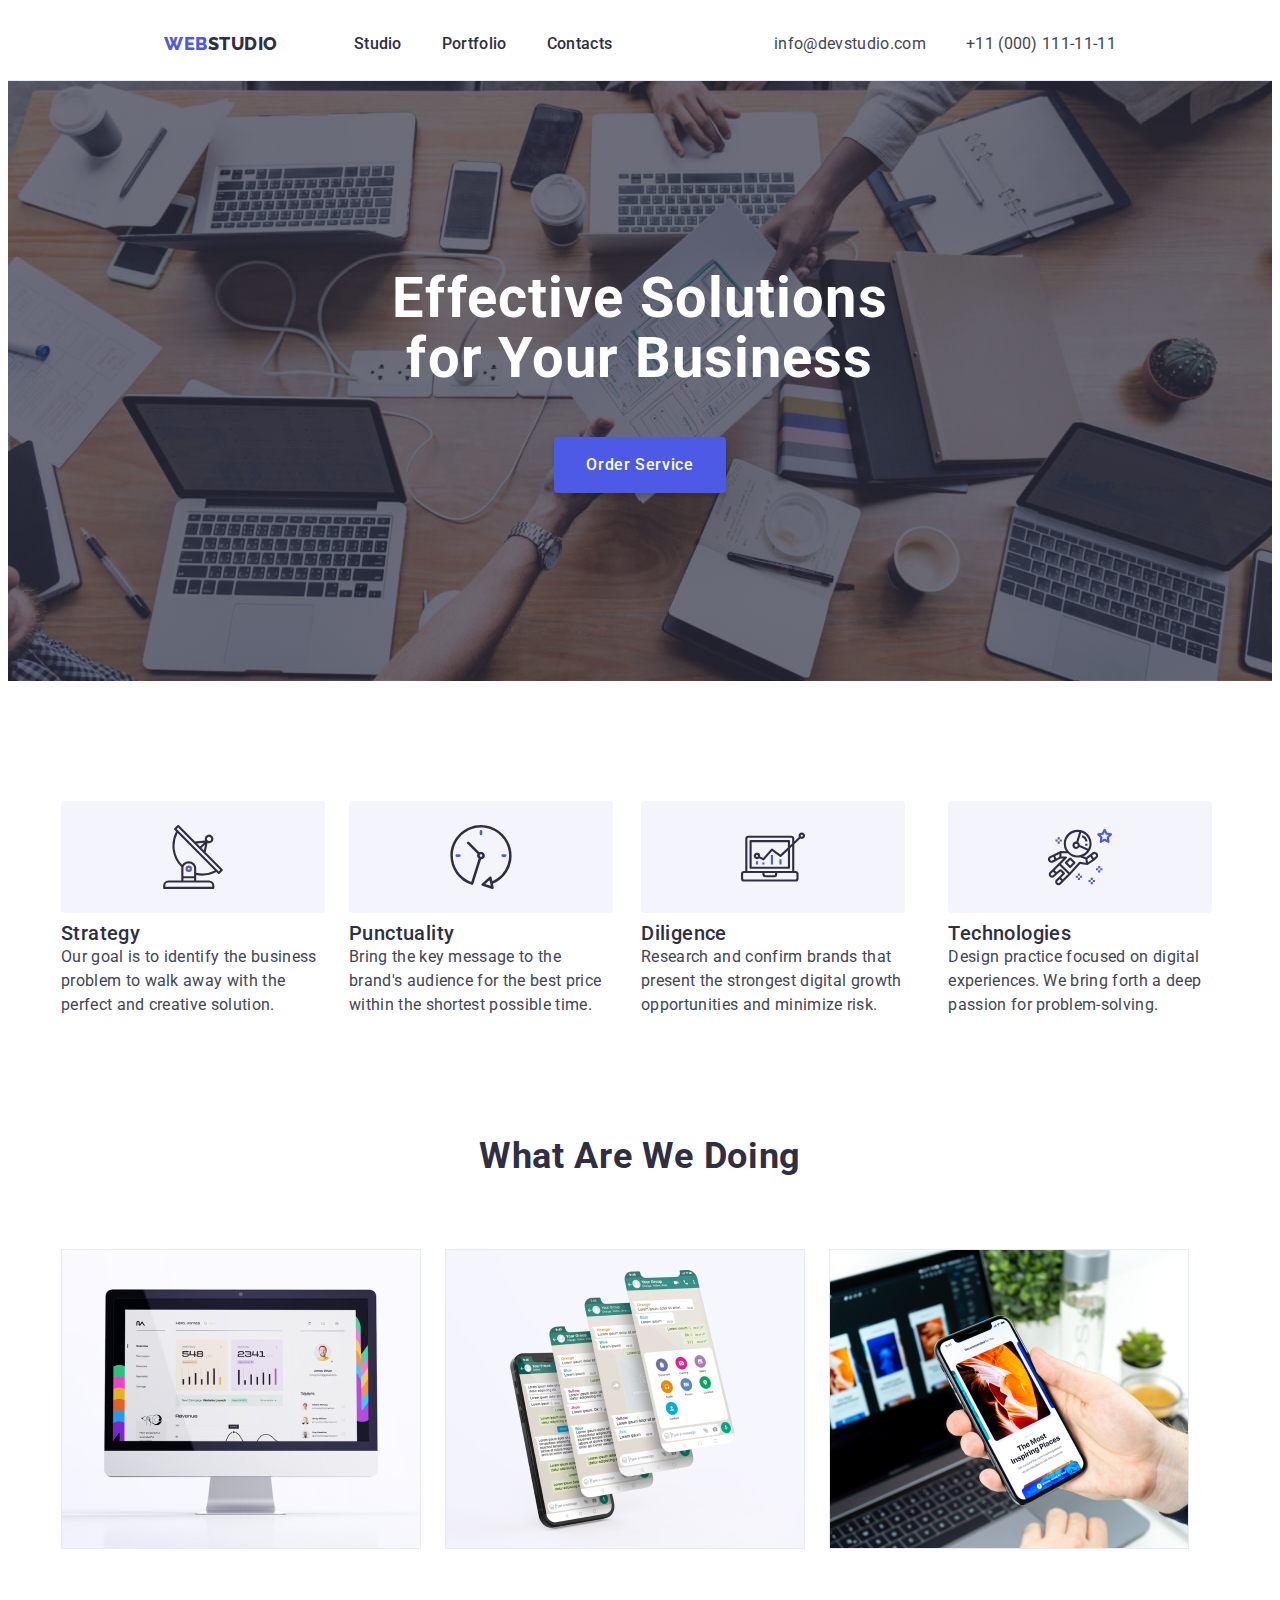
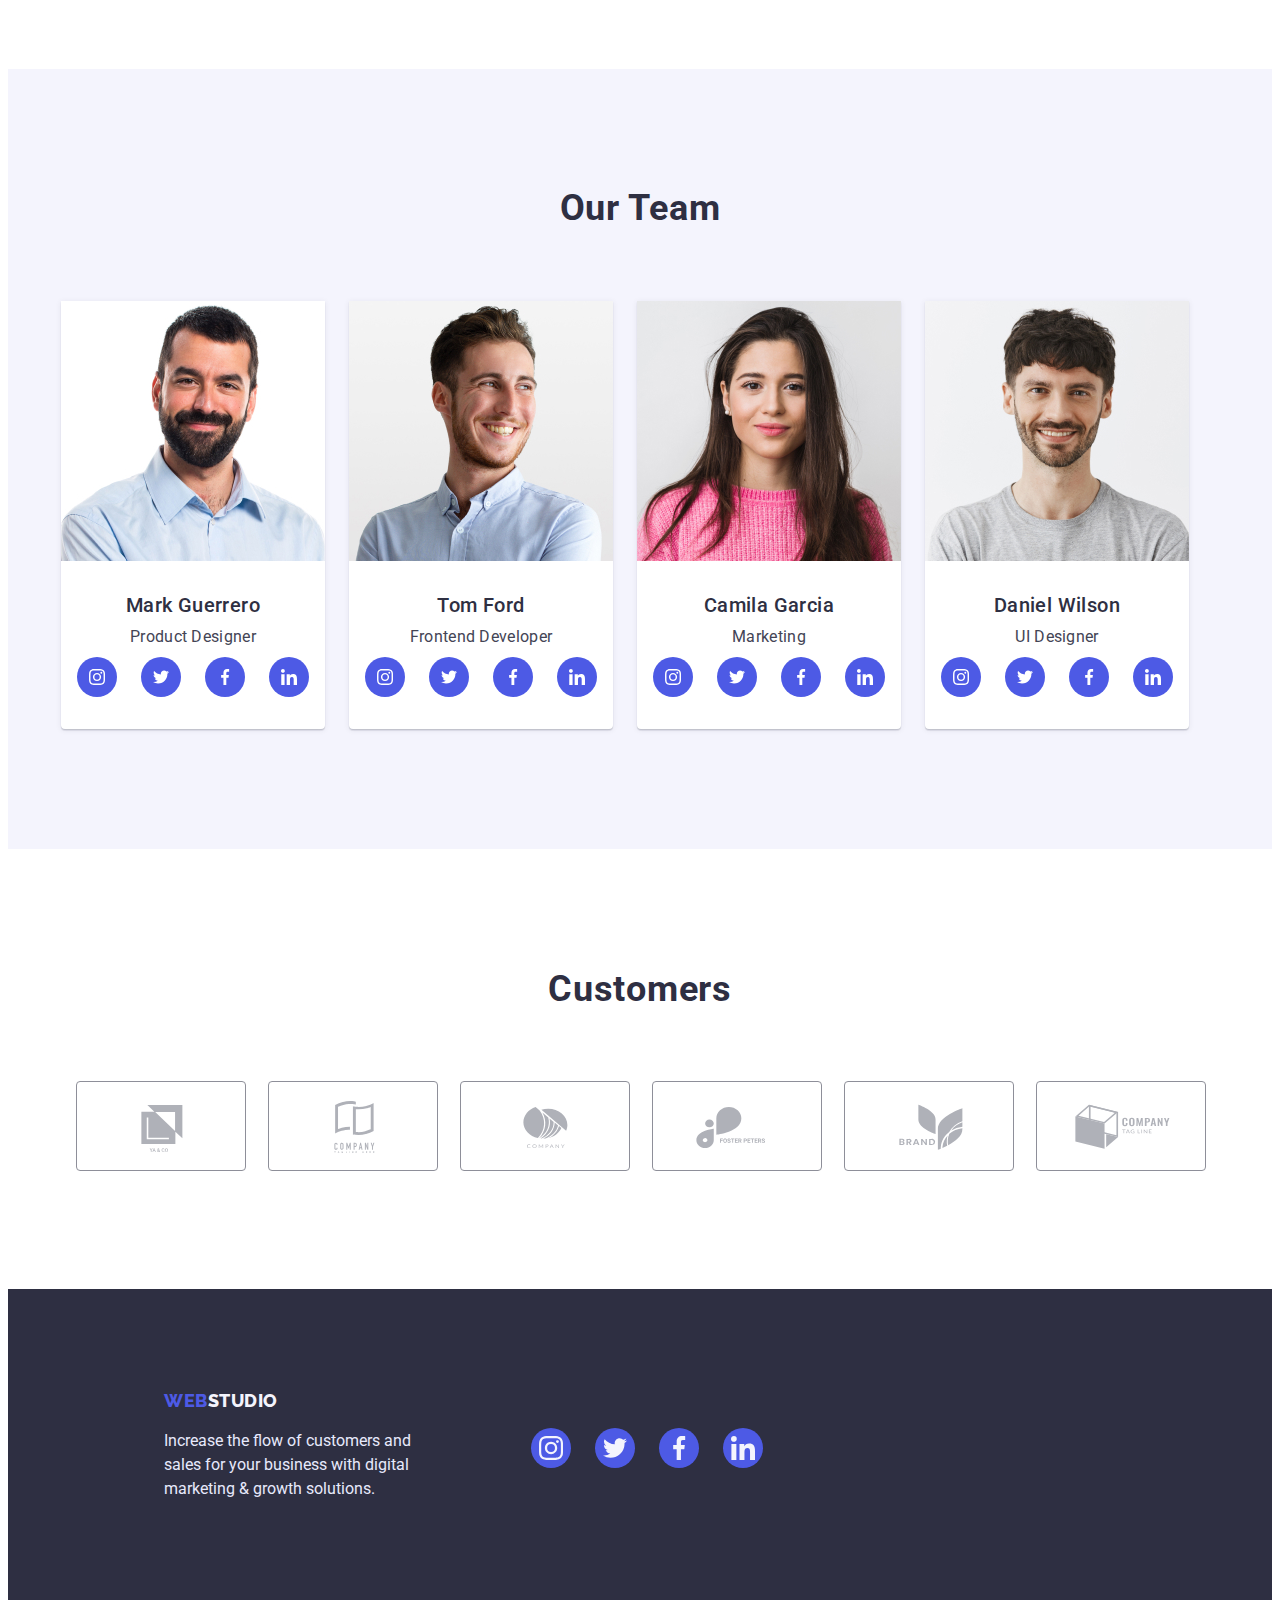
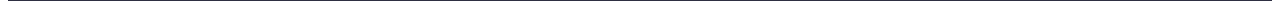
<file: index.html>
<!DOCTYPE html>
<html lang="en">
  <head>
    <meta charset="UTF-8" />
    <meta http-equiv="X-UA-Compatible" content="IE=edge" />
    <meta name="viewport" content="width=device-width, initial-scale=1.0" />
    <title>WebStudio</title>
    <link rel="preconnect" href="https://fonts.googleapis.com" />
    <link rel="preconnect" href="https://fonts.gstatic.com" crossorigin />
    <link
      href="https://fonts.googleapis.com/css2?family=Raleway:wght@800&family=Roboto:wght@400;500;700&display=swap"
      rel="stylesheet"
    />
    <link
      rel="stylesheet"
      href="https://cdnjs.cloudflare.com/ajax/libs/modern-normalize/1.1.0/modern-normalize.min.css"
      integrity="sha512-wpPYUAdjBVSE4KJnH1VR1HeZfpl1ub8YT/NKx4PuQ5NmX2tKuGu6U/JRp5y+Y8XG2tV+wKQpNHVUX03MfMFn9Q=="
      crossorigin="anonymous"
      referrerpolicy="no-referrer"
    />
    <link href="https://unpkg.com/aos@2.3.1/dist/aos.css" rel="stylesheet" />
    <link rel="stylesheet" href="./css/styles.css" />
  </head>
  <body>
    <!-- HEADER -->
    <header class="header">
      <div class="header-container">
        <nav class="header-navigation">
          <a href="./index.html" class="header-logo link"
            >Web<span class="text-logo link">Studio</span></a
          >

          <ul class="header-list list">
            <li class="header-item">
              <a class="header-link link" href="./index.html">Studio</a>
            </li>
            <li class="header-item">
              <a class="header-link link" href="./portfolio.html">Portfolio</a>
            </li>
            <li class="header-item">
              <a class="header-link link" href="">Contacts</a>
            </li>
          </ul>
        </nav>
        <address class="address">
          <ul class="header-address list">
            <li class="address-list">
              <a class="address-link link" href="mailto:info@devstudio.com"
                >info@devstudio.com</a
              >
            </li>
            <li class="address-list">
              <a class="address-link link" href="tel:+110001111111"
                >+11 (000) 111-11-11</a
              >
            </li>
          </ul>
        </address>
      </div>
    </header>

    <main>
      <!-- Section 1 -->
      <section class="section-hero">
        <h1 class="hero-title">Effective Solutions <br />for Your Business</h1>
        <div class="hero-container">
          <button class="hero-btn" type="button" data-modal-open>
            Order Service
          </button>
          <div class="backdrop is-hidden" data-modal>
            <div class="modal">
              <div class="close-btn-container">
                <button class="close-btn" type="button" data-modal-close>
                  <svg class="close-icon" width="8" height="8">
                    <use href="./images/icons.svg#icon-vector"></use>
                  </svg>
                </button>
              </div>
            </div>
          </div>
        </div>
      </section>

      <!-- Section 2 -->
      <section class="description section">
        <div class="desc-container container">
          <h2 hidden class="features">features</h2>
          <ul class="desc-item list">
            <div class="desc-photo">
              <div class="desc-photo-container">
                <svg class="desc-svg" width="64" height="64">
                  <use href="./images/icons.svg#icon-antenna-1"></use>
                </svg>
              </div>

              <li class="description-list">
                <h3 class="description-titel">Strategy</h3>
                <p class="description-text">
                  Our goal is to identify the business problem to walk away with
                  the perfect and creative solution.
                </p>
              </li>
            </div>
            <div class="desc-photo">
              <div class="desc-photo-container">
                <svg class="desc-svg" width="64" height="64">
                  <use href="./images/icons.svg#icon-clock-1"></use>
                </svg>
              </div>
              <li class="description-list">
                <h3 class="description-titel">Punctuality</h3>
                <p class="description-text">
                  Bring the key message to the brand's audience for the best
                  price within the shortest possible time.
                </p>
              </li>
            </div>
            <div class="desc-photo">
              <div class="desc-photo-container">
                <svg class="desc-svg" width="64" height="64">
                  <use href="./images/icons.svg#icon-diagram-1"></use>
                </svg>
              </div>
              <li class="description-list">
                <h3 class="description-titel">Diligence</h3>
                <p class="description-text">
                  Research and confirm brands that present the strongest digital
                  growth opportunities and minimize risk.
                </p>
              </li>
            </div>
            <div class="desc-photo">
              <div class="desc-photo-container">
                <svg class="desc-svg" width="64" height="64">
                  <use href="./images/icons.svg#icon-astronaut-1"></use>
                </svg>
              </div>
              <li class="description-list">
                <h3 class="description-titel">Technologies</h3>
                <p class="description-text">
                  Design practice focused on digital experiences. We bring forth
                  a deep passion for problem-solving.
                </p>
              </li>
            </div>
          </ul>
        </div>
      </section>

      <!-- Section 3 -->
      <section class="photo">
        <div class="container">
          <h2 class="photo-titel">What Are We Doing</h2>
          <ul class="photo-list list">
            <li>
              <img src="./images/doing.jpg" alt="computer" width="360" />
            </li>
            <li>
              <img src="./images/doing2.jpg" alt="phone" width="360" />
            </li>
            <li>
              <img
                src="./images/doing3.jpg"
                alt="phone and computer"
                width="360"
              />
            </li>
          </ul>
        </div>
      </section>

      <!-- Section 4 -->
      <section class="team section">
        <div class="container">
          <h2 class="team-titel">Our Team</h2>
          <ul class="team-item list">
            <li class="team-list">
              <img
                class="team-img"
                src="./images/img.jpg"
                alt="Mark Guerrero"
                width="264"
              />
              <h3 class="team-name">Mark Guerrero</h3>
              <p class="team-text">Product Designer</p>
              <ul class="team-soc-list list">
                <li class="team-soc-item">
                  <a href="" class="team-soc-link link">
                    <svg class="team-soc-icon" width="16" height="16">
                      <use href="./images/icons.svg#icon-instagram-1"></use>
                    </svg>
                  </a>
                </li>
                <li class="team-soc-item">
                  <a href="" class="team-soc-link link">
                    <svg class="team-soc-icon" width="16" height="16">
                      <use href="./images/icons.svg#icon-twitter-1"></use>
                    </svg>
                  </a>
                </li>
                <li class="team-soc-item">
                  <a href="" class="team-soc-link link">
                    <svg class="team-soc-icon" width="16" height="16">
                      <use href="./images/icons.svg#icon-facebook-1"></use>
                    </svg>
                  </a>
                </li>
                <li class="team-soc-item">
                  <a href="" class="team-soc-link link">
                    <svg class="team-soc-icon" width="16" height="16">
                      <use href="./images/icons.svg#icon-linkedin-1"></use>
                    </svg>
                  </a>
                </li>
              </ul>
            </li>
            <li class="team-list">
              <img
                class="team-img"
                src="./images/img1.jpg"
                alt="Tom Ford"
                width="264"
              />
              <h3 class="team-name">Tom Ford</h3>
              <p class="team-text">Frontend Developer</p>
              <ul class="team-soc-list list">
                <li class="team-soc-item">
                  <a href="" class="team-soc-link link">
                    <svg class="team-soc-icon" width="16" height="16">
                      <use href="./images/icons.svg#icon-instagram-1"></use>
                    </svg>
                  </a>
                </li>
                <li class="team-soc-item">
                  <a href="" class="team-soc-link link">
                    <svg class="team-soc-icon" width="16" height="16">
                      <use href="./images/icons.svg#icon-twitter-1"></use>
                    </svg>
                  </a>
                </li>
                <li class="team-soc-item">
                  <a href="" class="team-soc-link link">
                    <svg class="team-soc-icon" width="16" height="16">
                      <use href="./images/icons.svg#icon-facebook-1"></use>
                    </svg>
                  </a>
                </li>
                <li class="team-soc-item">
                  <a href="" class="team-soc-link link">
                    <svg class="team-soc-icon" width="16" height="16">
                      <use href="./images/icons.svg#icon-linkedin-1"></use>
                    </svg>
                  </a>
                </li>
              </ul>
            </li>
            <li class="team-list">
              <img
                class="team-img"
                src="./images/img2.jpg"
                alt="Camila Garcia"
                width="264"
              />
              <h3 class="team-name">Camila Garcia</h3>
              <p class="team-text">Marketing</p>
              <ul class="team-soc-list list">
                <li class="team-soc-item">
                  <a href="" class="team-soc-link link">
                    <svg class="team-soc-icon" width="16" height="16">
                      <use href="./images/icons.svg#icon-instagram-1"></use>
                    </svg>
                  </a>
                </li>
                <li class="team-soc-item">
                  <a href="" class="team-soc-link link">
                    <svg class="team-soc-icon" width="16" height="16">
                      <use href="./images/icons.svg#icon-twitter-1"></use>
                    </svg>
                  </a>
                </li>
                <li class="team-soc-item">
                  <a href="" class="team-soc-link link">
                    <svg class="team-soc-icon" width="16" height="16">
                      <use href="./images/icons.svg#icon-facebook-1"></use>
                    </svg>
                  </a>
                </li>
                <li class="team-soc-item">
                  <a href="" class="team-soc-link link">
                    <svg class="team-soc-icon" width="16" height="16">
                      <use href="./images/icons.svg#icon-linkedin-1"></use>
                    </svg>
                  </a>
                </li>
              </ul>
            </li>
            <li class="team-list">
              <img
                class="team-img"
                src="./images/img3.jpg"
                alt="Daniel Wilson"
                width="264"
              />
              <h3 class="team-name">Daniel Wilson</h3>
              <p class="team-text">UI Designer</p>
              <ul class="team-soc-list list">
                <li class="team-soc-item">
                  <a href="" class="team-soc-link link">
                    <svg class="team-soc-icon" width="16" height="16">
                      <use href="./images/icons.svg#icon-instagram-1"></use>
                    </svg>
                  </a>
                </li>
                <li class="team-soc-item">
                  <a href="" class="team-soc-link link">
                    <svg class="team-soc-icon" width="16" height="16">
                      <use href="./images/icons.svg#icon-twitter-1"></use>
                    </svg>
                  </a>
                </li>
                <li class="team-soc-item">
                  <a href="" class="team-soc-link link">
                    <svg class="team-soc-icon" width="16" height="16">
                      <use href="./images/icons.svg#icon-facebook-1"></use>
                    </svg>
                  </a>
                </li>
                <li class="team-soc-item">
                  <a href="" class="team-soc-link link">
                    <svg class="team-soc-icon" width="16" height="16">
                      <use href="./images/icons.svg#icon-linkedin-1"></use>
                    </svg>
                  </a>
                </li>
              </ul>
            </li>
          </ul>
        </div>
      </section>
      <!-- Section 5 -->
      <section class="cust">
        <h2 class="cust-titel">Customers</h2>
        <div class="container">
          <ul class="cust-list list">
            <li class="cust-item">
              <a href="" class="cust-link link">
                <svg class="cust-icon" width="168" height="88">
                  <use href="./images/icons.svg#icon-logo1"></use>
                </svg>
              </a>
            </li>
            <li class="cust-item">
              <a href="" class="cust-link link">
                <svg class="cust-icon" width="168" height="88">
                  <use href="./images/icons.svg#icon-logo2"></use>
                </svg>
              </a>
            </li>
            <li class="cust-item">
              <a href="" class="cust-link link">
                <svg class="cust-icon" width="168" height="88">
                  <use href="./images/icons.svg#icon-logo3"></use>
                </svg>
              </a>
            </li>
            <li class="cust-item">
              <a href="" class="cust-link link">
                <svg class="cust-icon" width="168" height="88">
                  <use href="./images/icons.svg#icon-logo4"></use>
                </svg>
              </a>
            </li>
            <li class="cust-item">
              <a href="" class="cust-link link">
                <svg class="cust-icon" width="168" height="88">
                  <use href="./images/icons.svg#icon-logo5"></use>
                </svg>
              </a>
            </li>
            <li class="cust-item">
              <a href="" class="cust-link link">
                <svg class="cust-icon" width="168" height="88">
                  <use href="./images/icons.svg#icon-logo6"></use>
                </svg>
              </a>
            </li>
          </ul>
        </div>
      </section>
    </main>

    <!-- Webstudio -->
    <footer class="footer">
      <div class="footer-container">
        <a href="./index.html" class="footer-logo link"
          >Web<span class="footer-text link">Studio</span></a
        >
        <div class="footer-p-soc">
          <p class="footer-p">
            Increase the flow of customers and <br />
            sales for your business with digital <br />
            marketing & growth solutions.
          </p>
          <div class="footer-soc-container">
            <ul class="footer-soc-list list">
              <li class="footer-soc-item">
                <a href="" class="footer-soc-link link">
                  <svg class="footer-soc-icon" width="24" height="24">
                    <use href="./images/icons.svg#icon-instagram-1"></use>
                  </svg>
                </a>
              </li>
              <li class="footer-soc-item">
                <a href="" class="footer-soc-link link">
                  <svg class="footer-soc-icon" width="24" height="24">
                    <use href="./images/icons.svg#icon-twitter-1"></use>
                  </svg>
                </a>
              </li>
              <li class="footer-soc-item">
                <a href="" class="footer-soc-link link">
                  <svg class="footer-soc-icon" width="24" height="24">
                    <use href="./images/icons.svg#icon-facebook-1"></use>
                  </svg>
                </a>
              </li>
              <li class="footer-soc-item">
                <a href="" class="footer-soc-link link">
                  <svg class="footer-soc-icon" width="24" height="24">
                    <use href="./images/icons.svg#icon-linkedin-1"></use>
                  </svg>
                </a>
              </li>
            </ul>
          </div>
        </div>
      </div>
    </footer>
    <script src="./js/modal.js"></script>

    <script src="https://unpkg.com/aos@2.3.1/dist/aos.js"></script>
    <script>
      AOS.init();
    </script>
  </body>
</html>
</file>
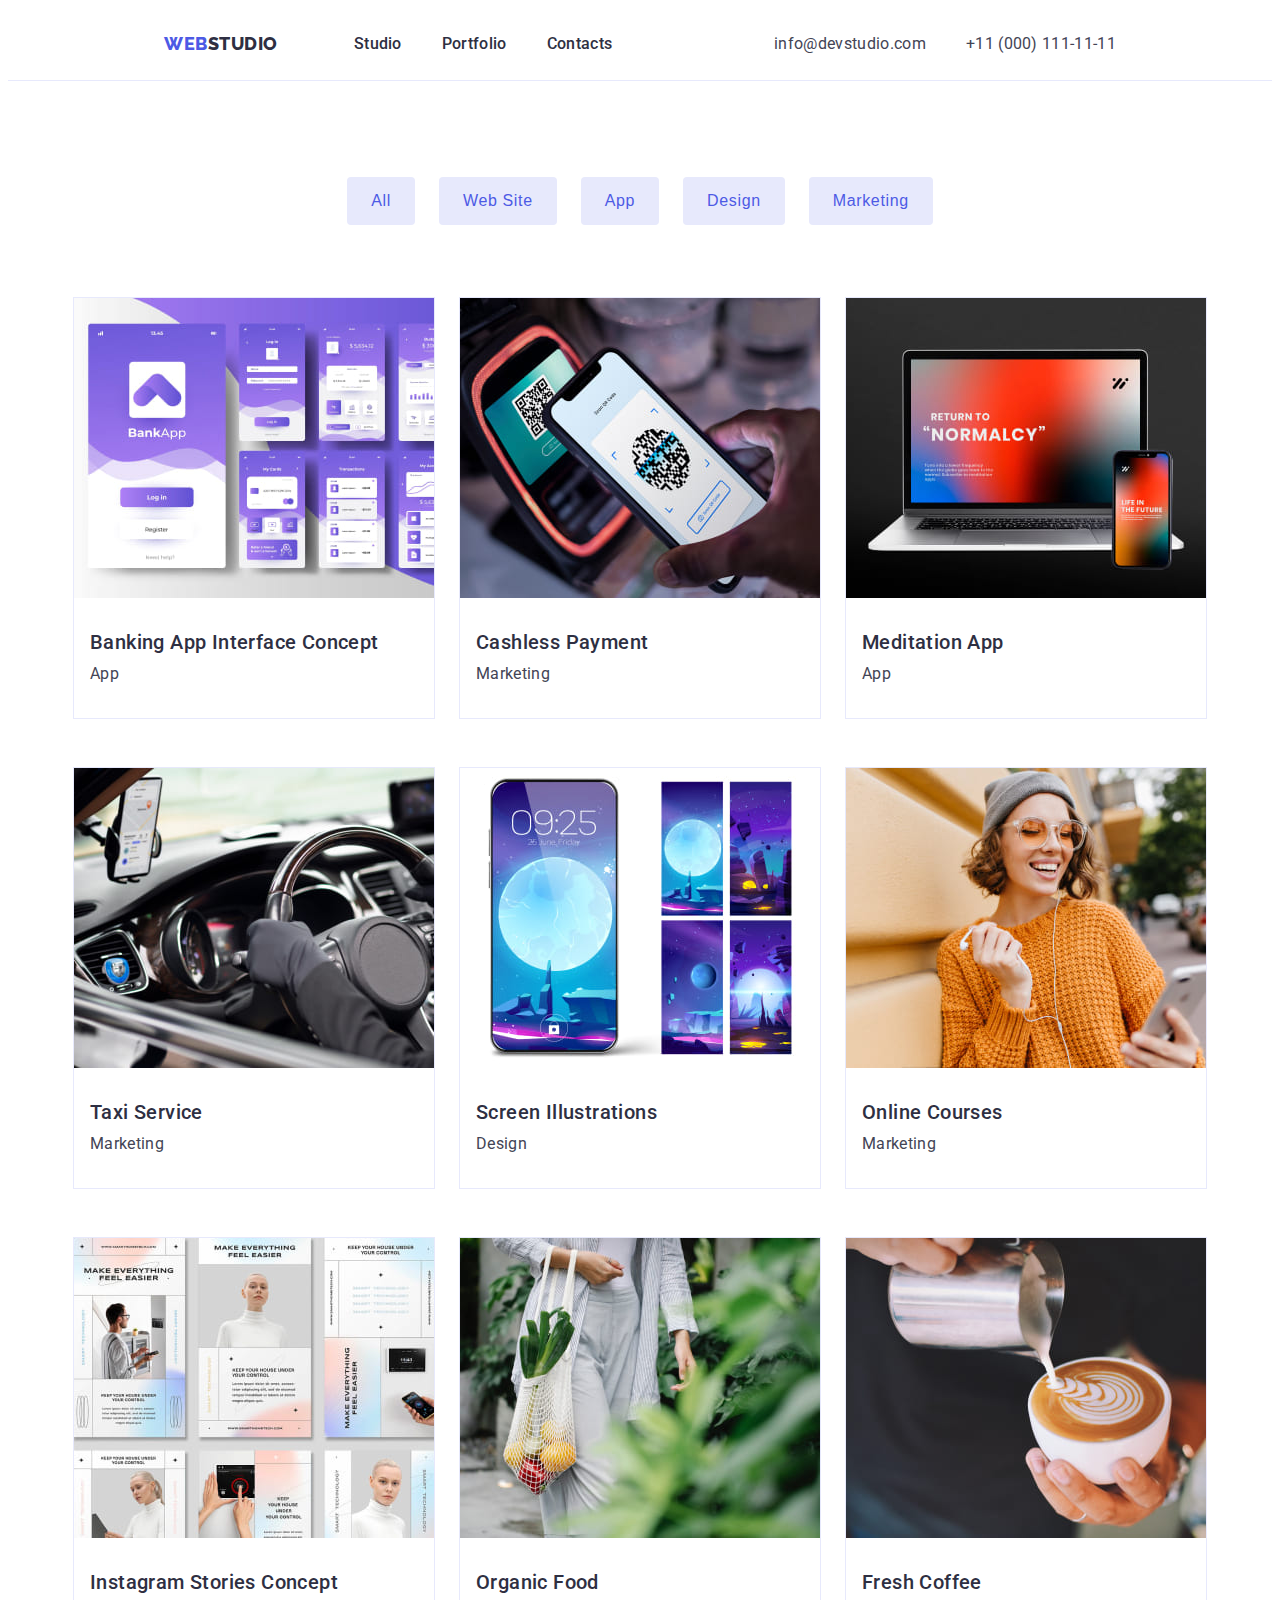
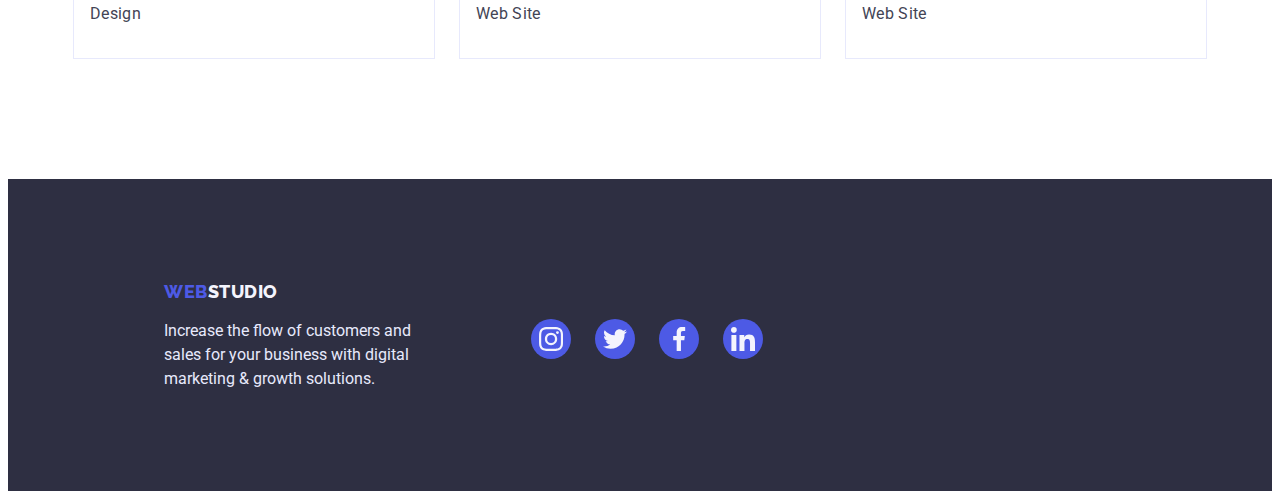
<file: portfolio.html>
<!DOCTYPE html>
<html lang="en">
  <head>
    <meta charset="UTF-8" />
    <meta http-equiv="X-UA-Compatible" content="IE=edge" />
    <meta name="viewport" content="width=device-width, initial-scale=1.0" />
    <title>Portfolio</title>
    <link rel="preconnect" href="https://fonts.googleapis.com" />
    <link rel="preconnect" href="https://fonts.gstatic.com" crossorigin />
    <link
      href="https://fonts.googleapis.com/css2?family=Raleway:wght@800&family=Roboto:wght@400;500;700&display=swap"
      rel="stylesheet"
    />
    <link
      rel="stylesheet"
      href="https://cdnjs.cloudflare.com/ajax/libs/modern-normalize/1.1.0/modern-normalize.min.css"
      integrity="sha512-wpPYUAdjBVSE4KJnH1VR1HeZfpl1ub8YT/NKx4PuQ5NmX2tKuGu6U/JRp5y+Y8XG2tV+wKQpNHVUX03MfMFn9Q=="
      crossorigin="anonymous"
      referrerpolicy="no-referrer"
    />
    <link rel="stylesheet" href="./css/styles.css" />
  </head>
  <body>
    <!-- Header -->
    <header class="header">
      <div class="header-container">
        <nav class="header-navigation">
          <a href="./index.html" class="header-logo link"
            >Web<span class="text-logo link">Studio</span></a
          >
          <ul class="header-list list">
            <li class="header-item">
              <a class="header-link link" href="./index.html">Studio</a>
            </li>
            <li class="header-item">
              <a class="header-link link" href="./portfolio.html">Portfolio</a>
            </li>
            <li class="header-item">
              <a class="header-link link" href="">Contacts</a>
            </li>
          </ul>
        </nav>
        <address class="address">
          <ul class="header-address list">
            <li class="address-list">
              <a class="address-link link" href="mailto:info@devstudio.com"
                >info@devstudio.com</a
              >
            </li>
            <li class="address-list">
              <a class="address-link link" href="tel:+110001111111"
                >+11 (000) 111-11-11</a
              >
            </li>
          </ul>
        </address>
      </div>
    </header>
    <!-- BTN -->
    <main>
      <section class="container-btn">
        <h1 hidden>Portfolio</h1>

        <ul class="btn-list list">
          <li class="style-btn">
            <button type="button" class="text-btn">All</button>
          </li>
          <li class="style-btn">
            <button type="button" class="text-btn">Web Site</button>
          </li>
          <li class="style-btn">
            <button type="button" class="text-btn">App</button>
          </li>
          <li class="style-btn">
            <button type="button" class="text-btn">Design</button>
          </li>
          <li class="style-btn">
            <button type="button" class="text-btn">Marketing</button>
          </li>
        </ul>
        <!-- Photo List -->
        <div class="container-photo">
          <ul class="photo-list-portf list">
            <li class="photo-solid">
              <a href="" class="photo-img link">
                <div class="photo-cover-wrap">
                  <img
                    src="./images/portfolio-1.jpg"
                    alt="BankApp"
                    width="360"
                  />
                  <p class="photo-text">
                    Lorem ipsum dolor sit, amet consectetur adipisicing elit.
                    Optio, voluptas dolores mollitia cumque itaque eos expedita
                    quibusdam, aliquid nihil animi aliquam nemo laboriosam,
                    eaque impedit quam voluptates. Nemo, iure! Aliquid.
                  </p>
                </div>

                <h2 class="portfolio-item">Banking App Interface Concept</h2>
                <p class="portfolio-text">App</p></a
              >
            </li>
            <li class="photo-solid">
              <a href="" class="link">
                <div class="photo-cover-wrap">
                  <img
                    src="./images/portfolio-2.jpg"
                    alt="Cashless Payment"
                    width="360"
                  />
                  <p class="photo-text">
                    Lorem ipsum dolor sit, amet consectetur adipisicing elit.
                    Optio, voluptas dolores mollitia cumque itaque eos expedita
                    quibusdam, aliquid nihil animi aliquam nemo laboriosam,
                    eaque impedit quam voluptates. Nemo, iure! Aliquid.
                  </p>
                </div>

                <h2 class="portfolio-item">Cashless Payment</h2>
                <p class="portfolio-text">Marketing</p></a
              >
            </li>
            <li class="photo-solid">
              <a href="" class="link"
                ><div class="photo-cover-wrap">
                  <img
                    src="./images/portfolio-3.jpg"
                    alt="Meditation App"
                    width="360"
                  />
                  <p class="photo-text">
                    Lorem ipsum dolor sit, amet consectetur adipisicing elit.
                    Optio, voluptas dolores mollitia cumque itaque eos expedita
                    quibusdam, aliquid nihil animi aliquam nemo laboriosam,
                    eaque impedit quam voluptates. Nemo, iure! Aliquid.
                  </p>
                </div>

                <h2 class="portfolio-item">Meditation App</h2>
                <p class="portfolio-text">App</p></a
              >
            </li>
            <li class="photo-solid">
              <a href="" class="link"
                ><div class="photo-cover-wrap">
                  <img
                    src="./images/portfolio-4.jpg"
                    alt="Taxi Service"
                    width="360"
                  />
                  <p class="photo-text">
                    Lorem ipsum dolor sit, amet consectetur adipisicing elit.
                    Optio, voluptas dolores mollitia cumque itaque eos expedita
                    quibusdam, aliquid nihil animi aliquam nemo laboriosam,
                    eaque impedit quam voluptates. Nemo, iure! Aliquid.
                  </p>
                </div>

                <h2 class="portfolio-item">Taxi Service</h2>
                <p class="portfolio-text">Marketing</p></a
              >
            </li>

            <li class="photo-solid">
              <a href="" class="link"
                ><div class="photo-cover-wrap">
                  <img
                    src="./images/portfolio-5.jpg"
                    alt="Screen Illustrations"
                    width="360"
                  />
                  <p class="photo-text">
                    Lorem ipsum dolor sit, amet consectetur adipisicing elit.
                    Optio, voluptas dolores mollitia cumque itaque eos expedita
                    quibusdam, aliquid nihil animi aliquam nemo laboriosam,
                    eaque impedit quam voluptates. Nemo, iure! Aliquid.
                  </p>
                </div>

                <h2 class="portfolio-item">Screen Illustrations</h2>
                <p class="portfolio-text">Design</p></a
              >
            </li>
            <li class="photo-solid">
              <a href="" class="link"
                ><div class="photo-cover-wrap">
                  <img
                    src="./images/portfolio-6.jpg"
                    alt="Online Courses"
                    width="360"
                  />
                  <p class="photo-text">
                    Lorem ipsum dolor sit, amet consectetur adipisicing elit.
                    Optio, voluptas dolores mollitia cumque itaque eos expedita
                    quibusdam, aliquid nihil animi aliquam nemo laboriosam,
                    eaque impedit quam voluptates. Nemo, iure! Aliquid.
                  </p>
                </div>

                <h2 class="portfolio-item">Online Courses</h2>
                <p class="portfolio-text">Marketing</p></a
              >
            </li>
            <li class="photo-solid">
              <a href="" class="link"
                ><div class="photo-cover-wrap">
                  <img
                    src="./images/portfolio-7.jpg"
                    alt="Instagram Stories Concept"
                    width="360"
                  />
                  <p class="photo-text">
                    Lorem ipsum dolor sit, amet consectetur adipisicing elit.
                    Optio, voluptas dolores mollitia cumque itaque eos expedita
                    quibusdam, aliquid nihil animi aliquam nemo laboriosam,
                    eaque impedit quam voluptates. Nemo, iure! Aliquid.
                  </p>
                </div>

                <h2 class="portfolio-item">Instagram Stories Concept</h2>
                <p class="portfolio-text">Design</p></a
              >
            </li>
            <li class="photo-solid">
              <a href="" class="link"
                ><div class="photo-cover-wrap">
                  <img
                    src="./images/portfolio-8.jpg"
                    alt="Organic Food"
                    width="360"
                  />
                  <p class="photo-text">
                    Lorem ipsum dolor sit, amet consectetur adipisicing elit.
                    Optio, voluptas dolores mollitia cumque itaque eos expedita
                    quibusdam, aliquid nihil animi aliquam nemo laboriosam,
                    eaque impedit quam voluptates. Nemo, iure! Aliquid.
                  </p>
                </div>

                <h2 class="portfolio-item">Organic Food</h2>
                <p class="portfolio-text">Web Site</p></a
              >
            </li>
            <li class="photo-solid">
              <a href="" class="link"
                ><div class="photo-cover-wrap">
                  <img
                    src="./images/portfolio-9.jpg"
                    alt="Fresh Coffee"
                    width="360"
                  />
                  <p class="photo-text">
                    Lorem ipsum dolor sit, amet consectetur adipisicing elit.
                    Optio, voluptas dolores mollitia cumque itaque eos expedita
                    quibusdam, aliquid nihil animi aliquam nemo laboriosam,
                    eaque impedit quam voluptates. Nemo, iure! Aliquid.
                  </p>
                </div>

                <h2 class="portfolio-item">Fresh Coffee</h2>
                <p class="portfolio-text">Web Site</p></a
              >
            </li>
          </ul>
        </div>
      </section>
    </main>
    <!-- Footer -->
    <footer class="footer">
      <div class="footer-container">
        <a href="./index.html" class="footer-logo link"
          >Web<span class="footer-text link">Studio</span></a
        >
        <div class="footer-p-soc">
          <p class="footer-p">
            Increase the flow of customers and <br />
            sales for your business with digital <br />
            marketing & growth solutions.
          </p>
          <div class="footer-soc-container">
            <ul class="footer-soc-list list">
              <li class="footer-soc-item">
                <a href="" class="footer-soc-link link">
                  <svg class="footer-soc-icon" width="24" height="24">
                    <use href="./images/icons.svg#icon-instagram-1"></use>
                  </svg>
                </a>
              </li>
              <li class="footer-soc-item">
                <a href="" class="footer-soc-link link">
                  <svg class="footer-soc-icon" width="24" height="24">
                    <use href="./images/icons.svg#icon-twitter-1"></use>
                  </svg>
                </a>
              </li>
              <li class="footer-soc-item">
                <a href="" class="footer-soc-link link">
                  <svg class="footer-soc-icon" width="24" height="24">
                    <use href="./images/icons.svg#icon-facebook-1"></use>
                  </svg>
                </a>
              </li>
              <li class="footer-soc-item">
                <a href="" class="footer-soc-link link">
                  <svg class="footer-soc-icon" width="24" height="24">
                    <use href="./images/icons.svg#icon-linkedin-1"></use>
                  </svg>
                </a>
              </li>
            </ul>
          </div>
        </div>
      </div>
    </footer>
  </body>
</html>
</file>
<file: css/styles.css>
h1,
h2,
h3,
p,
ul,
img,
a {
  margin: 0;
}
ul {
  margin: 0;
  padding-left: 0;
}
button {
  cursor: pointer;
}

img {
  display: block;
}
*,
*::before,
*::after {
  box-sizing: inherit;
}

:root {
  --pressed-state: #4046b;
  --succes: #31d0aa;
  --text: #434455;
  --accent: #e7e9fc;
  --light: #f4f4fd;
  --modal-overlay: rgba(46, 47, 66, 0.4);
  --hero-backgrount: rgba(46, 47, 66, 0.7);
  --background-color: #ffffff;
  --second-color: #4d5ae5;
  --logo-color: #2e2f42;
  --color-link: #404bbf;
  --cust-icon: #afb1b8;
  --modal: #fcfcfc;
}

body {
  font-family: "Roboto", sans-serif;
  color: var(--text);
  background-color: var(--background-color);
}

.list {
  list-style: none;
}
.link {
  text-decoration: none;
}
.container {
  width: 1158px;
  padding-left: 15px;
  padding-right: 15px;
  margin: 0 auto;
}

.section {
  padding-top: 120px;
  padding-bottom: 120px;
}
/* ----------------header--------------- */
.header {
  box-sizing: border-box;
  border-bottom: 1px solid var(--accent);
  padding-top: 24px;
  padding-bottom: 24px;
}
.header-container {
  display: flex;
  align-items: center;
}
.header-navigation {
  display: flex;
  align-items: center;
  margin-right: auto;
}

.header-logo {
  font-weight: 800;
  font-size: 18px;
  line-height: 1.17;
  font-family: "Raleway", sans-serif;

  align-items: center;
  letter-spacing: 0.03em;
  text-transform: uppercase;

  color: var(--second-color);

  margin-left: 156px;
}
.text-logo {
  font-weight: 800;
  font-size: 18px;
  line-height: 1.17;

  align-items: center;
  letter-spacing: 0.03em;
  text-transform: uppercase;

  color: var(--logo-color);
}

.header-list {
  font-weight: 500;
  font-size: 16px;
  line-height: 1.5;

  letter-spacing: 0.02em;
  display: flex;
  margin-left: 76px;
  gap: 40px;
}
.header-item {
}
.header-link {
  color: var(--logo-color);
  position: relative;
  transition: 250ms cubic-bezier(0.4, 0, 0.2, 1);
}
.header-link::after {
  content: "";
  width: 100%;
  height: 4px;
  border-radius: 2px;
  top: 43px;
  position: absolute;
  background-color: var(--color-link);
  display: block;

  opacity: 0;
}
.header-link:hover::after {
  opacity: 1;
}

.address-list {
}
.address-link {
  font-size: 16px;
  line-height: 1.5;

  letter-spacing: 0.02em;

  color: var(--text);
}
.address-link:is(:hover, :focus) {
  color: var(--color-link);
  transition: 250ms cubic-bezier(0.4, 0, 0.2, 1);
}

.header-link:is(:hover, :focus) {
  color: var(--color-link);
  transition: 250ms cubic-bezier(0.4, 0, 0.2, 1);
}
.address {
  font-style: normal;
  line-height: 1.5;
  color: var(--text);
}
.header-address {
  display: flex;
  gap: 40px;
  margin-right: 156px;
}

/* --------------Section 1 --------------- */
.section-hero {
  background-color: var(--logo-color);
  background-image: linear-gradient(
      rgba(46, 47, 66, 0.7),
      rgba(46, 47, 66, 0.7)
    ),
    url(../images/people-office.jpg);
  background-repeat: no-repeat;
  background-position: center;
  background-size: cover;
  flex-grow: 1;
}

.hero-title {
  margin-bottom: 48px;

  font-weight: 700;
  font-size: 56px;
  line-height: 1.07;

  text-align: center;
  letter-spacing: 0.02em;

  color: var(--background-color);
  padding-top: 188px;
}
.hero-container {
  display: flex;
  justify-content: center;
  padding-bottom: 188px;
}
.hero-btn {
  border: none;
  padding: 16px 32px;
  font-family: "Roboto";
  font-weight: 500;
  font-size: 16px;
  line-height: 1.5;
  letter-spacing: 0.04em;
  color: var(--background-color);
  background-color: var(--second-color);

  box-shadow: 0px 4px 4px rgba(0, 0, 0, 0.15);

  cursor: pointer;
  border-radius: 4px;
  box-sizing: border-box;
}
.hero-btn:is(:hover, :focus) {
  background-color: var(--color-link);
  transition: 250ms cubic-bezier(0.4, 0, 0.2, 1);
}
.backdrop {
  position: fixed;
  top: 0;
  left: 0;
  width: 100%;
  height: 100%;
  background-color: rgba(46, 47, 66, 0.4);
  transition: 250ms cubic-bezier(0.4, 0, 0.2, 1);
}
.backdrop.is-hidden {
  opacity: 0;
  pointer-events: none;
  visibility: inherit;
}
.modal {
  position: absolute;
  top: 50%;
  left: 50%;
  transform: translate(-50%, -50%);

  width: 408px;
  height: 576px;

  background-color: var(--modal);
  box-shadow: 0px 1px 1px rgba(0, 0, 0, 0.14), 0px 1px 3px rgba(0, 0, 0, 0.12),
    0px 2px 1px rgba(0, 0, 0, 0.2);
  border-radius: 4px;
}
.close-btn-container {
  box-sizing: border-box;
  padding-top: 24px;
  padding-left: 360px;
}
.close-btn {
  width: 24px;
  height: 24px;
  border-radius: 50px;
  background-color: var(--accent);
  display: flex;
  align-items: center;
  justify-content: center;

  border: 1px solid rgba(0, 0, 0, 0.1);
}
.close-icon {
  fill: var(--logo-color);
}
/* -----------------------Sectiom 2----------------------- */
.description {
}
.desc-container {
}
.features {
}
.desc-item {
  display: flex;
  gap: 24px;
}
.desc-photo {
}
.desc-photo-container {
  width: 264px;
  height: 112px;
  background-color: var(--light);
  border-radius: 4px;

  margin-bottom: 8px;
}
.desc-svg {
  display: flex;
  width: 64px;
  height: 64px;
  border-radius: 4px;
  padding-left: 100px;
  padding-top: 24px;
}
.description-list {
}

.description-titel {
  font-weight: 500;
  font-size: 20px;
  line-height: 1.2;

  letter-spacing: 0.02em;

  color: var(--logo-color);
}
.description-text {
  font-size: 16px;
  line-height: 1.5;

  letter-spacing: 0.02em;

  color: var(--text);
}
/* ----------------Section 3----------------- */
.photo {
  padding-bottom: 120px;
}
.photo-titel {
  font-size: 36px;
  line-height: 1.11;

  text-align: center;
  letter-spacing: 0.02em;
  text-transform: capitalize;

  color: var(--logo-color);
  margin-bottom: 72px;
}
.photo-list {
  display: flex;
  gap: 24px;
}
/* ----------------Section 4-------------------- */
.team {
  background: var(--light);
}
.team-titel {
  font-size: 36px;
  line-height: 1.11;

  text-align: center;
  letter-spacing: 0.02em;
  text-transform: capitalize;

  color: var(--logo-color);
  margin-bottom: 72px;
}
.team-item {
  display: flex;
  gap: 24px;
}
.team-list {
  background-color: var(--background-color);
  box-shadow: 0px 1px 6px rgba(46, 47, 66, 0.08),
    0px 1px 1px rgba(46, 47, 66, 0.16), 0px 2px 1px rgba(46, 47, 66, 0.08);
  border-radius: 0px 0px 4px 4px;
}
.team-img {
  margin-bottom: 32px;
}
.team-name {
  font-weight: 500;
  font-size: 20px;
  line-height: 1.2;

  text-align: center;
  letter-spacing: 0.02em;

  color: var(--logo-color);
  margin-bottom: 8px;
}

.team-text {
  font-size: 16px;
  line-height: 1.5;

  text-align: center;
  letter-spacing: 0.02em;

  color: var(--text);
  margin-bottom: 8px;
}
.team-soc-list {
  display: flex;
  justify-content: center;
  gap: 24px;
}
.team-soc-item {
  width: 40px;
  height: 40px;
  margin-bottom: 32px;
}
.team-soc-link {
  width: 100%;
  height: 100%;
  border-radius: 50%;
  background-color: var(--second-color);
  display: flex;
  align-items: center;
  justify-content: center;
}
.team-soc-icon {
  fill: var(--background-color);
}

.team-soc-link:is(:hover, :focus) {
  background-color: var(--color-link);
  transition: 250ms cubic-bezier(0.4, 0, 0.2, 1);
}
.team-soc-link:is(:hover, :focus) > .team-soc-icon {
  fill: var(--light);
  transition: 250ms cubic-bezier(0.4, 0, 0.2, 1);
}
/* --------------Section 5--------------- */
.cust {
  padding-top: 120px;
  padding-bottom: 120px;
}
.cust-titel {
  font-weight: 700;
  font-size: 36px;
  line-height: 40px;

  text-align: center;
  letter-spacing: 0.02em;
  text-transform: capitalize;
  color: var(--logo-color);
  margin-bottom: 72px;
}

.cust-list {
  display: flex;
  justify-content: center;
  gap: 24px;
}
.cust-item {
  width: 168px;
  height: 88px;

  border-radius: 4px;
}

.cust-link {
  width: 100%;
  height: 100%;
  border-radius: 4px;
  border: 1px solid #8e8f99;
  color: var(--background-color);
  display: flex;
  align-items: center;
  justify-content: center;
}
.cust-link:is(:hover, :focus) {
  border-color: var(--color-link);
  transition: 250ms cubic-bezier(0.4, 0, 0.2, 1);
}
.cust-link:is(:hover, :focus) > .cust-icon {
  fill: var(--color-link);
  transition: 250ms cubic-bezier(0.4, 0, 0.2, 1);
}
.cust-icon {
  width: 140px;
  height: 56px;
  fill: var(--cust-icon);
}

/* ----------------Footer--------------- */
.footer {
  background-color: var(--logo-color);
}
.footer-container {
  padding-top: 101.5px;
  padding-bottom: 100px;
  padding-left: 156px;
}

.footer-logo {
  font-weight: 800;
  font-size: 18px;
  line-height: 1.17;
  font-family: "Raleway", sans-serif;

  align-items: center;
  letter-spacing: 0.03em;
  text-transform: uppercase;

  color: var(--second-color);
}
.footer-text {
  color: var(--light);
}
.footer-p-soc {
  display: flex;
}
.footer-p {
  color: var(--accent);
  margin-top: 17.5px;
  line-height: 24px;
}

.footer-soc-container {
  margin-left: 120px;
  padding-top: 17px;
}

.footer-soc-list {
  display: flex;
  justify-content: center;
  gap: 24px;
}
.footer-soc-item {
  content: "";
  width: 40px;
  height: 40px;
  margin-bottom: 32px;

  display: block;
}

.footer-soc-link {
  width: 100%;
  height: 100%;
  border-radius: 50%;
  background-color: var(--second-color);
  display: flex;
  align-items: center;
  justify-content: center;
}
.footer-soc-link:is(:hover, :focus) {
  background-color: var(--succes);
  transition: 250ms cubic-bezier(0.4, 0, 0.2, 1);
}
.footer-soc-icon {
  fill: var(--light);
}

/* -------------Portfolio------------- */
.container-btn {
  padding-top: 96px;
}

.container-photo {
  padding-bottom: 120px;
}
.btn-list {
  display: flex;
  justify-content: center;
  gap: 24px;
  margin-bottom: 72px;
}
.style-btn {
  background: var(--accent);
  border-radius: 4px;
}

.text-btn {
  border: none;
  padding: 12px 24px;
  font-family: “Roboto”, sans-serif;
  font-weight: 500;
  font-size: 16px;
  line-height: 1.5;
  letter-spacing: 0.04em;
  color: var(--second-color);
  background-color: var(--light);
  cursor: pointer;
  border-radius: 4px;
  box-sizing: border-box;
  background-color: transparent;
}
.text-btn:is(:hover, :focus) {
  background-color: var(--color-link);
  color: var(--background-color);
  transition: 250ms cubic-bezier(0.4, 0, 0.2, 1);
}

.list-btn:is(:hover, :focus) {
  color: var(--background-color);
  background-color: var(--color-link);
}
.photo-list-portf {
  display: flex;
  flex-wrap: wrap;
  gap: 24px;
  row-gap: 48px;
  justify-content: center;
}
.photo-solid {
  border: 1px solid var(--accent);
  cursor: pointer;
}
.photo-solid:is(:hover, :focus) .photo-text {
  transform: translate(0);
}
.photo-img {
  display: block;
}

.photo-cover-wrap {
  position: relative;
  box-sizing: border-box;
  overflow: hidden;
}
.photo-text {
  position: absolute;
  padding-left: 32px;
  padding-top: 40px;
  height: 100%;
  top: 0;
  font-size: 16px;
  line-height: 24px;
  letter-spacing: 0.02em;
  color: var(--light);
  background-color: var(--second-color);
  transform: translateY(100%);
  transition: 250ms cubic-bezier(0.4, 0, 0.2, 1);
}
.portfolio-item {
  font-weight: 500;
  font-size: 20px;
  line-height: 1.2;

  letter-spacing: 0.02em;

  color: var(--logo-color);
  margin-top: 32px;
  margin-left: 16px;
}
.portfolio-text {
  font-size: 16px;
  line-height: 1.5;

  letter-spacing: 0.02em;

  color: var(--text);
  margin-top: 8px;
  margin-bottom: 32px;
  margin-left: 16px;
}

.photo-solid:is(:hover, :focus) {
  box-shadow: 0px 1px 6px rgba(46, 47, 66, 0.08),
    0px 1px 1px rgba(46, 47, 66, 0.16), 0px 2px 1px rgba(46, 47, 66, 0.08);
  transition: 250ms cubic-bezier(0.4, 0, 0.2, 1);
}
</file>
